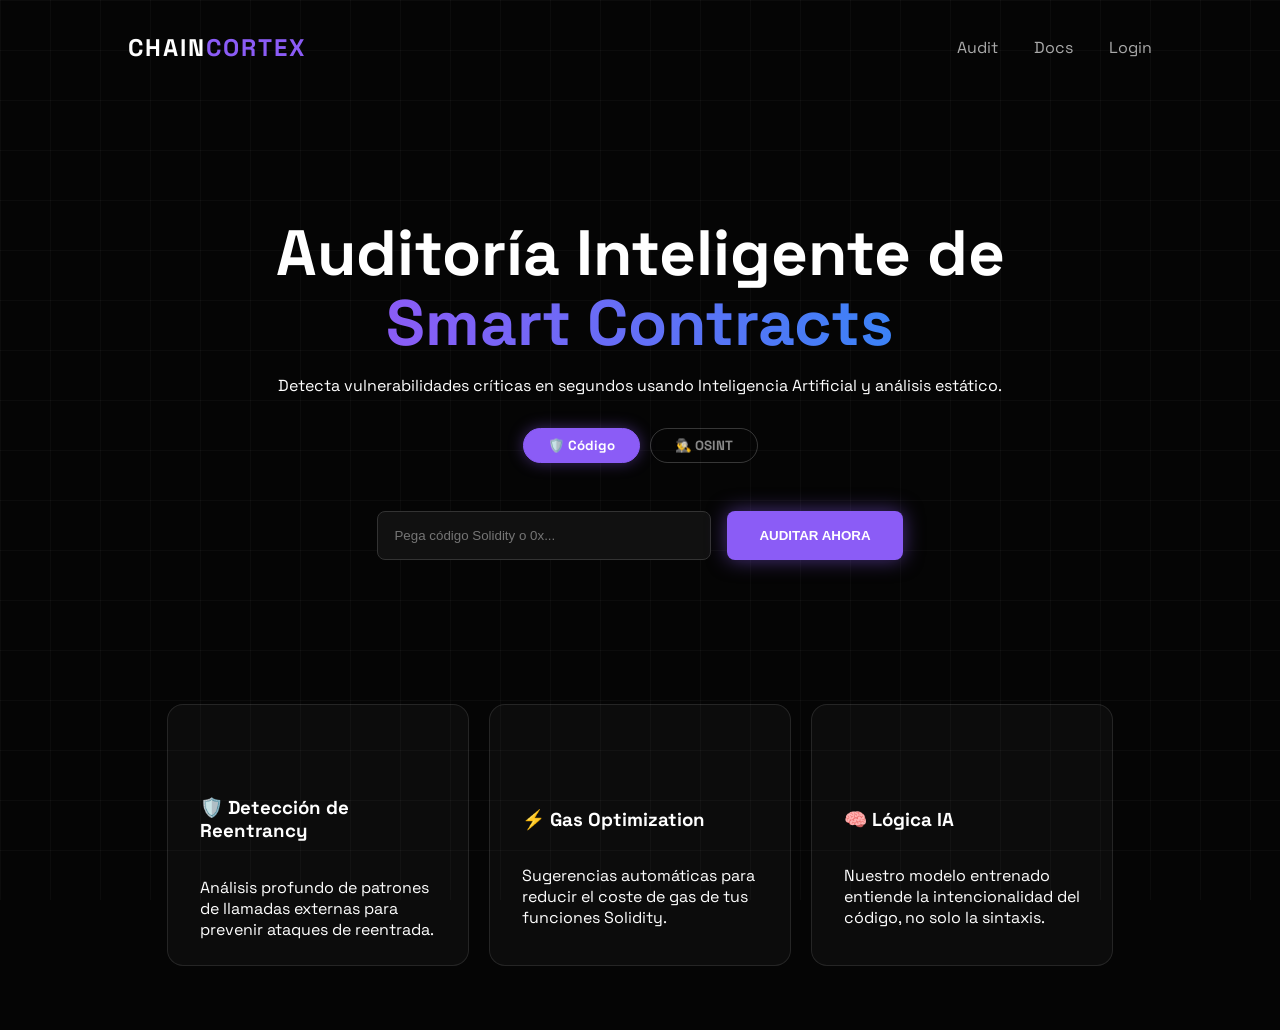
<file: frontend/index_old.html>
<!DOCTYPE html>
<html lang="es">
<head>
    <meta charset="UTF-8">
    <meta name="viewport" content="width=device-width, initial-scale=1.0">
    <title>ChainCortex | AI Security Auditor</title>
    <link rel="stylesheet" href="style.css">
    <link href="https://fonts.googleapis.com/css2?family=Space+Grotesk:wght@300;500;700&display=swap" rel="stylesheet">
    <style>
        /* Estilo rápido para el selector (puedes moverlo a style.css luego) */
        .chain-select {
            background: #111;
            color: #fff;
            border: 1px solid #333;
            padding: 0 15px;
            border-radius: 8px;
            font-family: 'Space Grotesk', sans-serif;
            cursor: pointer;
            outline: none;
            display: none; /* Oculto por defecto, JS lo muestra en modo Audit */
        }
        .chain-select:hover { border-color: #8b5cf6; }
    </style>
</head>
<body>

    <div class="grid-bg"></div>

    <nav>
        <div class="logo">CHAIN<span class="highlight">CORTEX</span></div>
        <div class="menu">
            <a href="#">Audit</a>
            <a href="#">Docs</a>
            <a href="#" class="btn-login">Login</a>
        </div>
    </nav>

    <main>
        <div class="hero">
            <h1>Auditoría Inteligente de <br><span class="gradient-text">Smart Contracts</span></h1>
            <p>Detecta vulnerabilidades críticas en segundos usando Inteligencia Artificial y análisis estático.</p>

        <div class="mode-switcher">
            <button class="mode-btn active" id="btn-mode-audit" onclick="setMode('audit')">🛡️ Código</button>
            <button class="mode-btn" id="btn-mode-osint" onclick="setMode('osint')">🕵️‍♂️ OSINT</button>
        </div>

            <div class="cta-container">
                <select id="chain-selector" class="chain-select">
                    <option value="1">Ethereum Mainnet</option>
                    <option value="42161">Arbitrum One</option>
                    <option value="10">Optimism Mainnet</option>
                    <option value="8453">Base Mainnet</option>
                    <option value="137">Polygon POS</option>
                    <option value="56">BNB Smart Chain</option>
                </select>

                <input type="text" id="main-input" placeholder="Pega código Solidity o 0x..." class="input-contract">
                <button class="btn-audit">AUDITAR AHORA</button>
            </div>

        <div id="result-area" class="result-card" style="display: none;">
            <div class="result-header">
                <span id="res-icon"></span>
                <h3 id="res-title">Resultado</h3>
            </div>
            <p id="res-desc"></p>
            <div class="code-details" id="res-details"></div>
            <div class="result-header">
        <span id="res-icon"></span>
        <h3 id="res-title">Resultado</h3>
    </div>

    <p id="res-desc"></p>
    <div class="code-details" id="res-details"></div>

    <button id="btn-download-pdf" class="btn-pdf" style="display: none;">
        📄 DESCARGAR INFORME OFICIAL
    </button>
        </div>
        </div>

        <div class="cards-container" id="cards">

            <div class="card">
                <div class="card-content">
                    <h3>🛡️ Detección de Reentrancy</h3>
                    <p>Análisis profundo de patrones de llamadas externas para prevenir ataques de reentrada.</p>
                </div>
            </div>

            <div class="card">
                <div class="card-content">
                    <h3>⚡ Gas Optimization</h3>
                    <p>Sugerencias automáticas para reducir el coste de gas de tus funciones Solidity.</p>
                </div>
            </div>

            <div class="card">
                <div class="card-content">
                    <h3>🧠 Lógica IA</h3>
                    <p>Nuestro modelo entrenado entiende la intencionalidad del código, no solo la sintaxis.</p>
                </div>
            </div>

        </div>
    </main>

    <script src="script.js"></script>
</body>
</html>
</file>
<file: frontend/style.css>
:root {
    --bg-color: #050505;
    --card-bg: rgba(255, 255, 255, 0.03);
    --primary: #8b5cf6; /* Violeta */
    --secondary: #3b82f6; /* Azul */
    --text: #ffffff;
}

body {
    margin: 0;
    font-family: 'Space Grotesk', sans-serif;
    background-color: var(--bg-color);
    color: var(--text);
    overflow-x: hidden;
}

/* Fondo de malla sutil */
.grid-bg {
    position: fixed;
    top: 0; left: 0; width: 100%; height: 100%;
    background-image:
        linear-gradient(rgba(255, 255, 255, 0.03) 1px, transparent 1px),
        linear-gradient(90deg, rgba(255, 255, 255, 0.03) 1px, transparent 1px);
    background-size: 50px 50px;
    z-index: -1;
}

nav {
    display: flex;
    justify-content: space-between;
    align-items: center;
    padding: 2rem 10%;
}

.logo { font-weight: 700; font-size: 1.5rem; letter-spacing: 2px; }
.highlight { color: var(--primary); }
.menu a { color: #aaa; text-decoration: none; margin-left: 2rem; transition: 0.3s; }
.menu a:hover { color: #fff; }

.hero {
    text-align: center;
    padding: 5rem 2rem;
}

h1 { font-size: 4rem; line-height: 1.1; margin-bottom: 1rem; }
.gradient-text {
    background: linear-gradient(to right, var(--primary), var(--secondary));
    -webkit-background-clip: text;
    -webkit-text-fill-color: transparent;
}

.cta-container {
    margin-top: 3rem;
    display: flex;
    justify-content: center;
    gap: 1rem;
}

.input-contract {
    padding: 1rem;
    width: 300px;
    border-radius: 8px;
    border: 1px solid #333;
    background: #111;
    color: white;
}

.btn-audit {
    padding: 1rem 2rem;
    background: var(--primary);
    border: none;
    color: white;
    font-weight: bold;
    border-radius: 8px;
    cursor: pointer;
    box-shadow: 0 0 20px rgba(139, 92, 246, 0.5);
}

/* --- EFECTO SPOTLIGHT XELAB --- */
.cards-container {
    display: flex;
    gap: 20px;
    justify-content: center;
    flex-wrap: wrap;
    padding: 4rem 10%;
    max-width: 1200px;
    margin: 0 auto;
}

.card {
    background-color: var(--card-bg);
    border-radius: 16px;
    cursor: pointer;
    position: relative;
    height: 260px;
    width: 300px;
    border: 1px solid rgba(255, 255, 255, 0.1);
    overflow: hidden; /* Importante para contener el brillo */
}

/* El contenido está encima del brillo */
.card-content {
    position: relative;
    z-index: 2;
    padding: 2rem;
    height: 100%;
    display: flex;
    flex-direction: column;
    justify-content: center;
}

/* Capa de brillo que se mueve con JS */
.card::before {
    content: "";
    position: absolute;
    top: 0; left: 0; right: 0; bottom: 0;
    background: radial-gradient(
        600px circle at var(--mouse-x) var(--mouse-y),
        rgba(255, 255, 255, 0.1),
        transparent 40%
    );
    z-index: 1;
    opacity: 0; /* Invisible hasta que pasas el mouse */
    transition: opacity 0.5s;
}

.cards-container:hover .card::before {
    opacity: 1;
}

/* Borde brillante extra */
.card::after {
    content: "";
    position: absolute;
    top: 0; left: 0; right: 0; bottom: 0;
    background: radial-gradient(
        400px circle at var(--mouse-x) var(--mouse-y),
        rgba(139, 92, 246, 0.4),
        transparent 40%
    );
    z-index: 3;
    opacity: 0;
    transition: opacity 0.5s;
    pointer-events: none;
}
/* --- RESULTADOS --- */
.result-card {
    margin: 2rem auto; /* Centrado */
    max-width: 600px;
    padding: 1.5rem;
    background: rgba(0, 0, 0, 0.6);
    border: 1px solid rgba(255, 255, 255, 0.1);
    border-radius: 12px;
    backdrop-filter: blur(10px);
    box-shadow: 0 4px 30px rgba(0, 0, 0, 0.5);
    text-align: left;
    animation: slideUp 0.5s ease-out;
}

/* Animación de entrada suave */
@keyframes slideUp {
    from { opacity: 0; transform: translateY(20px); }
    to { opacity: 1; transform: translateY(0); }
}

.result-header {
    display: flex;
    align-items: center;
    gap: 10px;
    margin-bottom: 1rem;
    border-bottom: 1px solid rgba(255, 255, 255, 0.1);
    padding-bottom: 0.5rem;
}

.result-header h3 { margin: 0; font-size: 1.2rem; }

/* Estilos de éxito y error */
.success-border { border-color: #4ade80; box-shadow: 0 0 15px rgba(74, 222, 128, 0.2); }
.success-text { color: #4ade80; }

.error-border { border-color: #ef4444; box-shadow: 0 0 15px rgba(239, 68, 68, 0.2); }
.error-text { color: #ef4444; }

.code-details {
    background: rgba(0, 0, 0, 0.3);
    padding: 1rem;
    border-radius: 6px;
    font-family: 'Courier New', monospace;
    font-size: 0.9rem;
    color: #ccc;
    margin-top: 1rem;
    border-left: 3px solid var(--primary);
}
/* --- SWITCHER DE MODO --- */
.mode-switcher {
    display: flex;
    justify-content: center;
    gap: 10px;
    margin-top: 2rem;
    margin-bottom: 1rem;
}

.mode-btn {
    background: transparent;
    border: 1px solid rgba(255, 255, 255, 0.2);
    color: #888;
    padding: 0.5rem 1.5rem;
    border-radius: 20px;
    cursor: pointer;
    font-family: 'Space Grotesk', sans-serif;
    transition: 0.3s;
    font-weight: bold;
}

.mode-btn:hover { border-color: var(--primary); color: #fff; }

.mode-btn.active {
    background: var(--primary);
    color: white;
    border-color: var(--primary);
    box-shadow: 0 0 15px rgba(139, 92, 246, 0.4);
}

/* Ajuste para resultados OSINT (Listas limpias) */
.osint-list { list-style: none; padding: 0; margin: 0; }
.osint-list li {
    background: rgba(255,255,255,0.05);
    margin-bottom: 5px;
    padding: 8px;
    border-radius: 4px;
    display: flex;
    justify-content: space-between;
}
.osint-link { color: var(--secondary); text-decoration: none; }

.btn-pdf {
    background: linear-gradient(45deg, #FF4B2B, #FF416C); /* Rojo corporativo */
    color: white;
    border: none;
    padding: 12px 25px;
    border-radius: 8px;
    font-family: 'Space Grotesk', sans-serif;
    font-weight: bold;
    cursor: pointer;
    margin-top: 20px;
    width: 100%;
    transition: transform 0.2s;
}
.btn-pdf:hover {
    transform: scale(1.02);
    box-shadow: 0 5px 15px rgba(255, 65, 108, 0.4);
}
</file>
